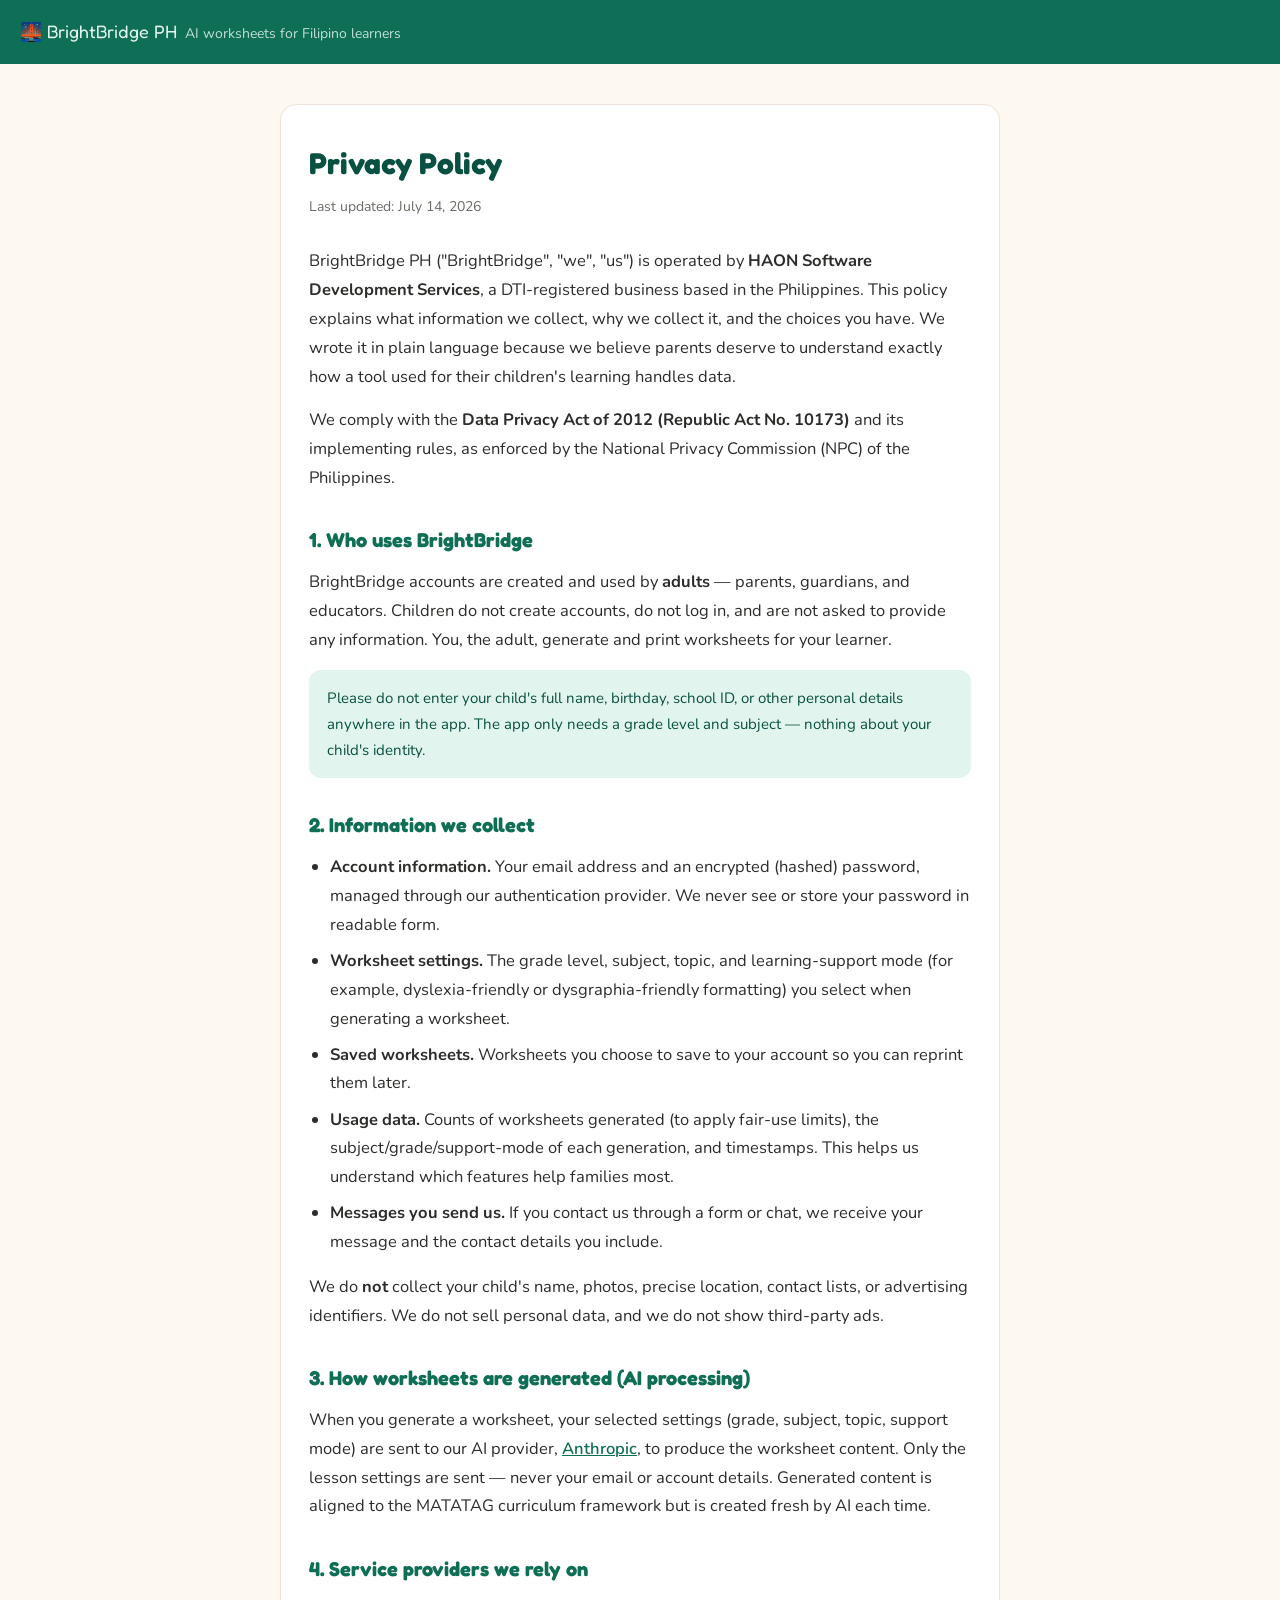
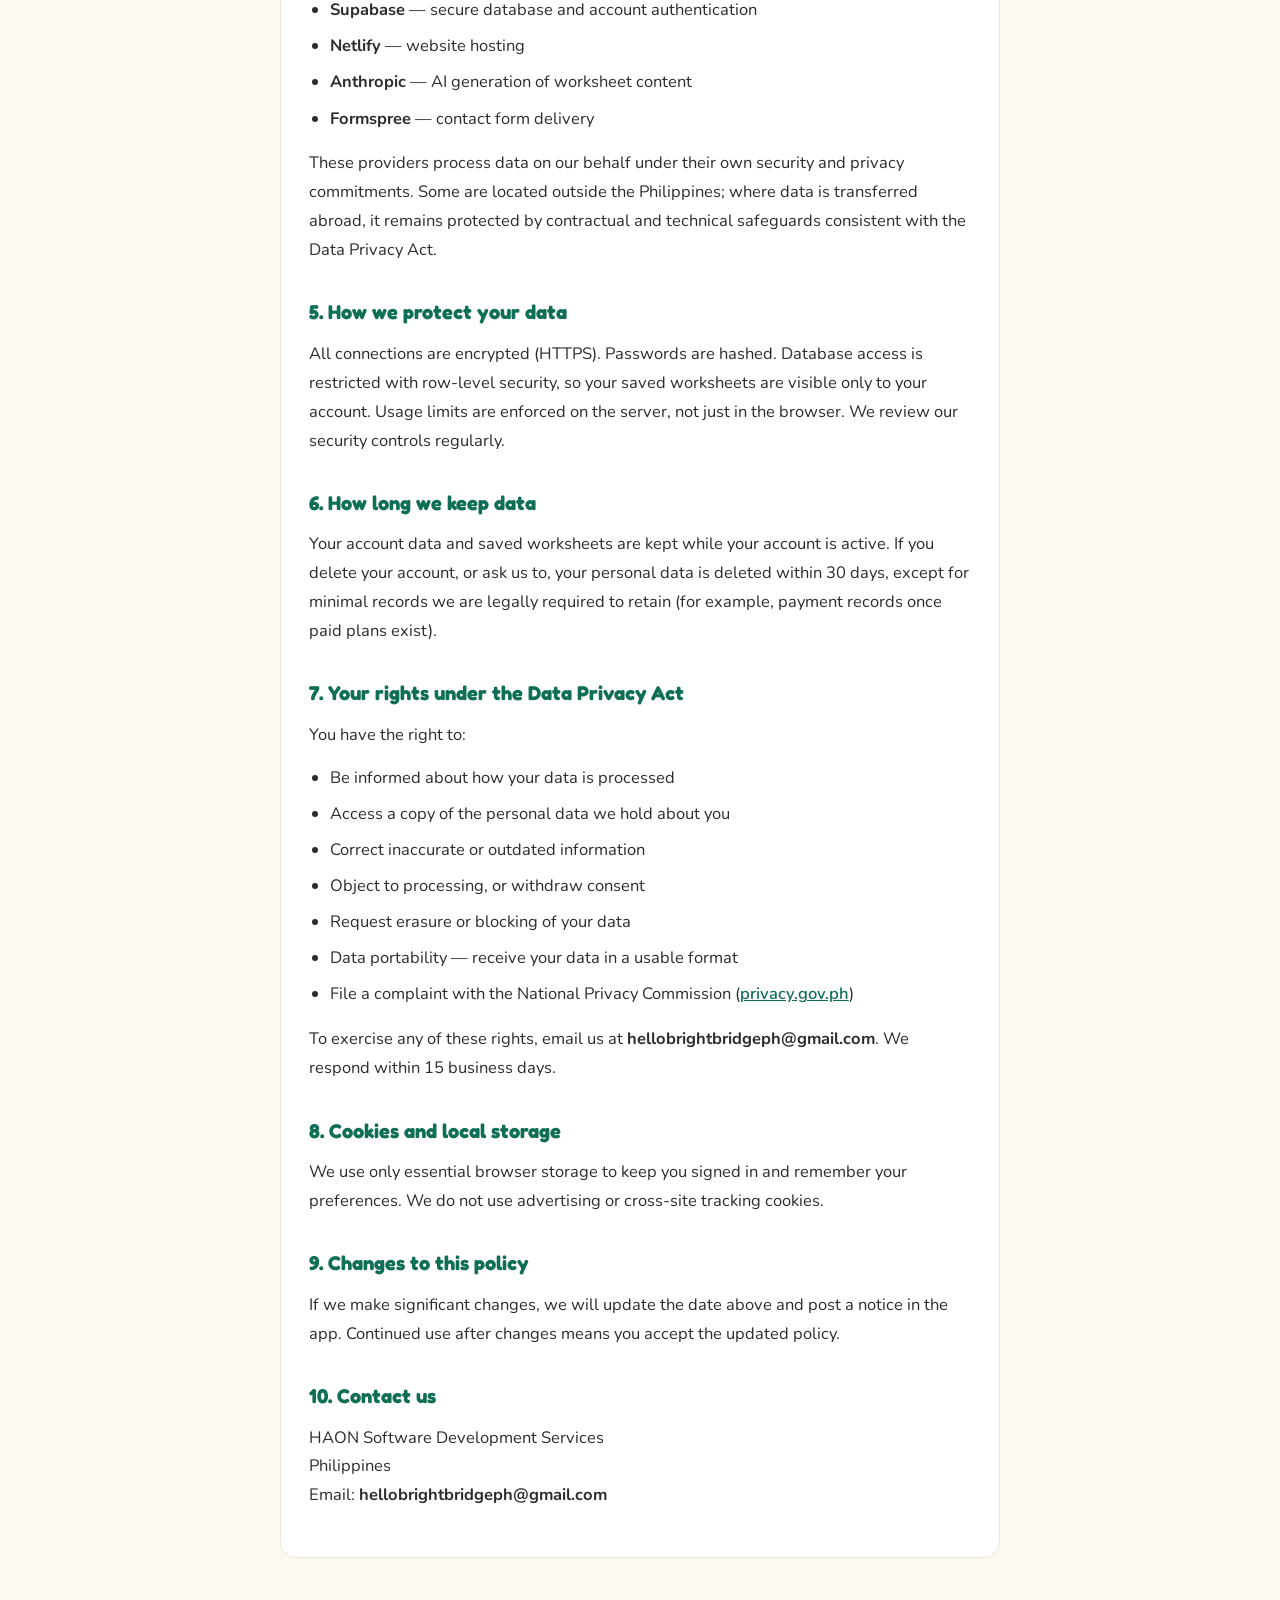
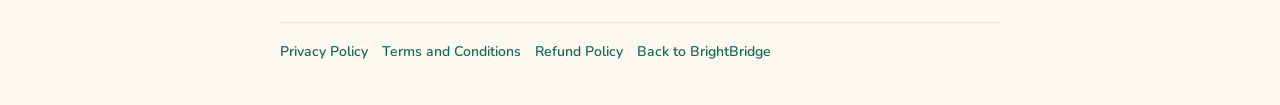
<file: privacy.html>
<!DOCTYPE html>
<html lang="en">
<head>
<meta charset="UTF-8">
<meta name="viewport" content="width=device-width, initial-scale=1.0">
<title>Privacy Policy — BrightBridge PH</title>
<link href="https://fonts.googleapis.com/css2?family=Fredoka:wght@500;600&family=Nunito:wght@400;600;700&display=swap" rel="stylesheet">
<style>
  :root{--teal:#0F6E56;--teal-dark:#085041;--cream:#FDF8F0;--card:#FFFFFF;--ink:#2C2C2A;--muted:#6B6A64;--line:#EDE6D8;}
  *{box-sizing:border-box;margin:0;padding:0;}
  body{font-family:'Nunito',sans-serif;background:var(--cream);color:var(--ink);line-height:1.75;font-size:16.5px;}
  header{background:var(--teal);padding:1rem 1.25rem;}
  header a{color:#E1F5EE;text-decoration:none;font-family:'Fredoka',sans-serif;font-size:18px;}
  header a span{opacity:.85;font-family:'Nunito',sans-serif;font-size:14px;margin-left:8px;}
  main{max-width:760px;margin:0 auto;padding:2.5rem 1.25rem 4rem;}
  .card{background:var(--card);border:1px solid var(--line);border-radius:16px;padding:2rem 1.75rem;}
  h1{font-family:'Fredoka',sans-serif;color:var(--teal-dark);font-size:30px;margin-bottom:.35rem;}
  .updated{color:var(--muted);font-size:14px;margin-bottom:1.75rem;}
  h2{font-family:'Fredoka',sans-serif;color:var(--teal);font-size:20px;margin:1.9rem 0 .6rem;}
  p{margin-bottom:.9rem;}
  ul{margin:0 0 1rem 1.3rem;}
  li{margin-bottom:.45rem;}
  .note{background:#E1F5EE;border-radius:12px;padding:.9rem 1.1rem;color:var(--teal-dark);font-size:15px;margin:1rem 0;}
  footer{max-width:760px;margin:0 auto;padding:0 1.25rem 2.5rem;color:var(--muted);font-size:14px;}
  footer a{color:var(--teal);text-decoration:none;font-weight:600;}
  footer a:hover{text-decoration:underline;}
  .footlinks{display:flex;gap:14px;flex-wrap:wrap;border-top:1px solid var(--line);padding-top:1.1rem;}
  strong{font-weight:700;}
  a.inline{color:var(--teal);font-weight:600;}
</style>
</head>
<body>
<header><a href="index.html">🌉 BrightBridge PH<span>AI worksheets for Filipino learners</span></a></header>
<main>
<div class="card">
  <h1>Privacy Policy</h1>
  <p class="updated">Last updated: July 14, 2026</p>

  <p>BrightBridge PH ("BrightBridge", "we", "us") is operated by <strong>HAON Software Development Services</strong>, a DTI-registered business based in the Philippines. This policy explains what information we collect, why we collect it, and the choices you have. We wrote it in plain language because we believe parents deserve to understand exactly how a tool used for their children's learning handles data.</p>
  <p>We comply with the <strong>Data Privacy Act of 2012 (Republic Act No. 10173)</strong> and its implementing rules, as enforced by the National Privacy Commission (NPC) of the Philippines.</p>

  <h2>1. Who uses BrightBridge</h2>
  <p>BrightBridge accounts are created and used by <strong>adults</strong> — parents, guardians, and educators. Children do not create accounts, do not log in, and are not asked to provide any information. You, the adult, generate and print worksheets for your learner.</p>
  <div class="note">Please do not enter your child's full name, birthday, school ID, or other personal details anywhere in the app. The app only needs a grade level and subject — nothing about your child's identity.</div>

  <h2>2. Information we collect</h2>
  <ul>
    <li><strong>Account information.</strong> Your email address and an encrypted (hashed) password, managed through our authentication provider. We never see or store your password in readable form.</li>
    <li><strong>Worksheet settings.</strong> The grade level, subject, topic, and learning-support mode (for example, dyslexia-friendly or dysgraphia-friendly formatting) you select when generating a worksheet.</li>
    <li><strong>Saved worksheets.</strong> Worksheets you choose to save to your account so you can reprint them later.</li>
    <li><strong>Usage data.</strong> Counts of worksheets generated (to apply fair-use limits), the subject/grade/support-mode of each generation, and timestamps. This helps us understand which features help families most.</li>
    <li><strong>Messages you send us.</strong> If you contact us through a form or chat, we receive your message and the contact details you include.</li>
  </ul>
  <p>We do <strong>not</strong> collect your child's name, photos, precise location, contact lists, or advertising identifiers. We do not sell personal data, and we do not show third-party ads.</p>

  <h2>3. How worksheets are generated (AI processing)</h2>
  <p>When you generate a worksheet, your selected settings (grade, subject, topic, support mode) are sent to our AI provider, <a class="inline" href="https://www.anthropic.com" target="_blank" rel="noopener">Anthropic</a>, to produce the worksheet content. Only the lesson settings are sent — never your email or account details. Generated content is aligned to the MATATAG curriculum framework but is created fresh by AI each time.</p>

  <h2>4. Service providers we rely on</h2>
  <ul>
    <li><strong>Supabase</strong> — secure database and account authentication</li>
    <li><strong>Netlify</strong> — website hosting</li>
    <li><strong>Anthropic</strong> — AI generation of worksheet content</li>
    <li><strong>Formspree</strong> — contact form delivery</li>
  </ul>
  <p>These providers process data on our behalf under their own security and privacy commitments. Some are located outside the Philippines; where data is transferred abroad, it remains protected by contractual and technical safeguards consistent with the Data Privacy Act.</p>

  <h2>5. How we protect your data</h2>
  <p>All connections are encrypted (HTTPS). Passwords are hashed. Database access is restricted with row-level security, so your saved worksheets are visible only to your account. Usage limits are enforced on the server, not just in the browser. We review our security controls regularly.</p>

  <h2>6. How long we keep data</h2>
  <p>Your account data and saved worksheets are kept while your account is active. If you delete your account, or ask us to, your personal data is deleted within 30 days, except for minimal records we are legally required to retain (for example, payment records once paid plans exist).</p>

  <h2>7. Your rights under the Data Privacy Act</h2>
  <p>You have the right to:</p>
  <ul>
    <li>Be informed about how your data is processed</li>
    <li>Access a copy of the personal data we hold about you</li>
    <li>Correct inaccurate or outdated information</li>
    <li>Object to processing, or withdraw consent</li>
    <li>Request erasure or blocking of your data</li>
    <li>Data portability — receive your data in a usable format</li>
    <li>File a complaint with the National Privacy Commission (<a class="inline" href="https://privacy.gov.ph" target="_blank" rel="noopener">privacy.gov.ph</a>)</li>
  </ul>
  <p>To exercise any of these rights, email us at <strong>hellobrightbridgeph@gmail.com</strong>. We respond within 15 business days.</p>

  <h2>8. Cookies and local storage</h2>
  <p>We use only essential browser storage to keep you signed in and remember your preferences. We do not use advertising or cross-site tracking cookies.</p>

  <h2>9. Changes to this policy</h2>
  <p>If we make significant changes, we will update the date above and post a notice in the app. Continued use after changes means you accept the updated policy.</p>

  <h2>10. Contact us</h2>
  <p>HAON Software Development Services<br>Philippines<br>Email: <strong>hellobrightbridgeph@gmail.com</strong></p>
</div>
</main>
<footer>
  <div class="footlinks">
    <a href="privacy.html">Privacy Policy</a>
    <a href="terms.html">Terms and Conditions</a>
    <a href="refund.html">Refund Policy</a>
    <a href="index.html">Back to BrightBridge</a>
  </div>
</footer>
</body>
</html>
</file>
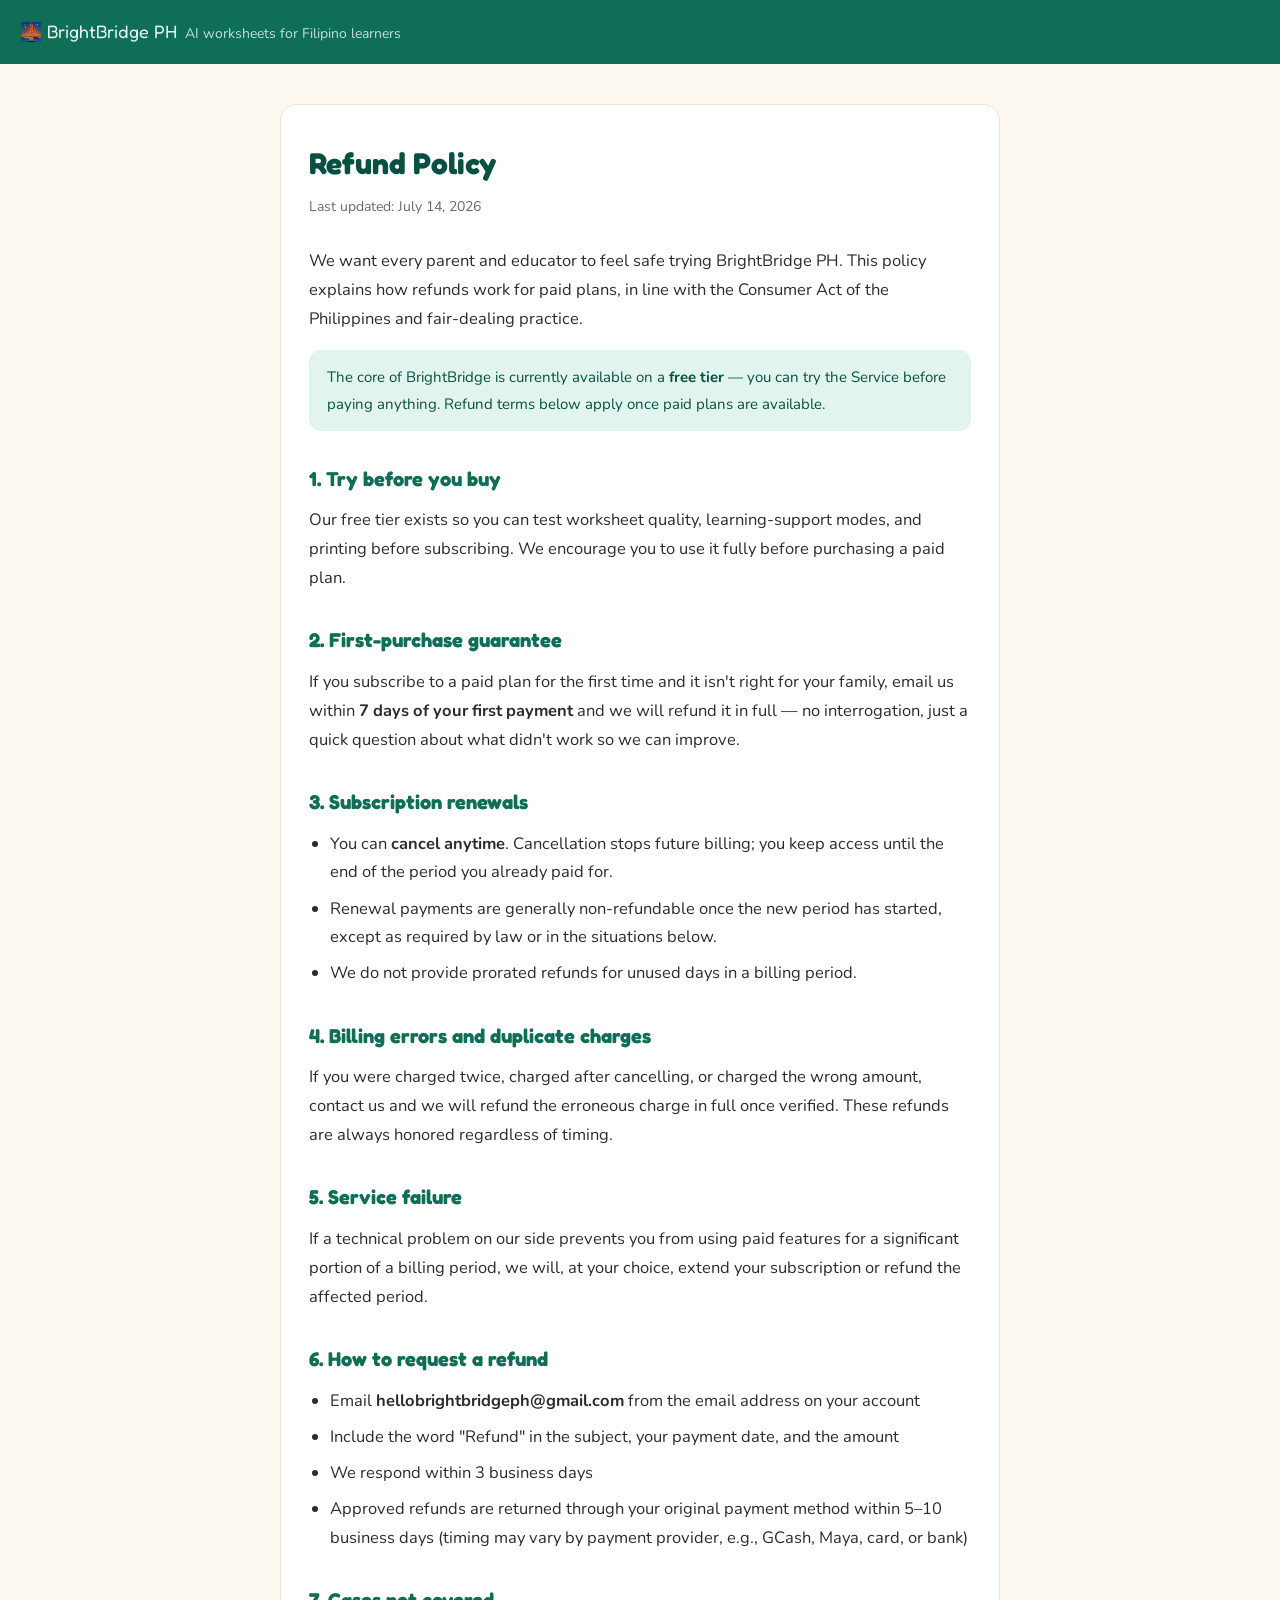
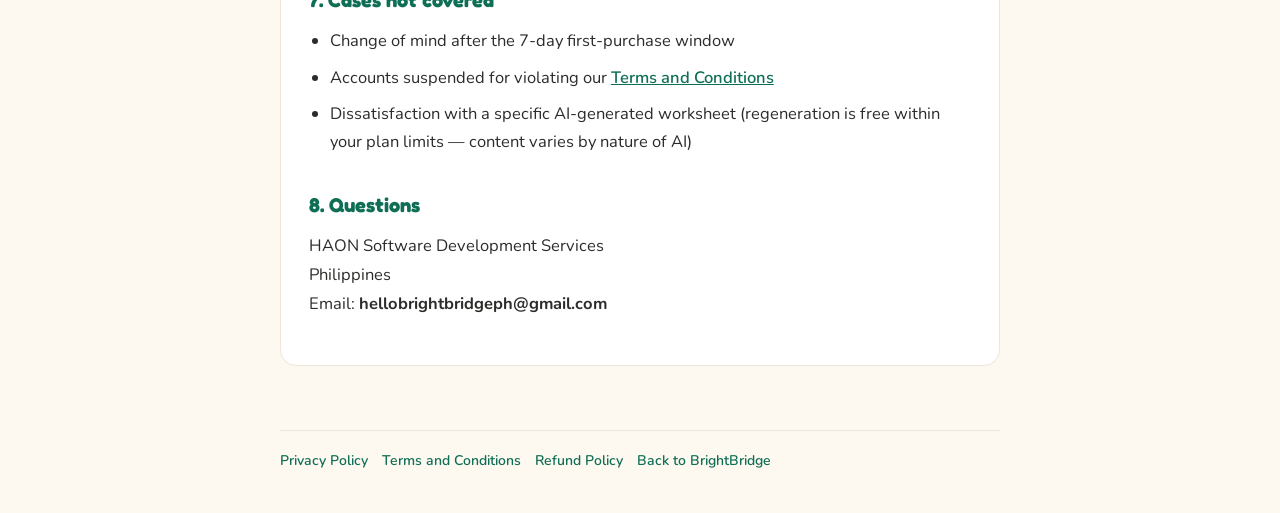
<file: refund.html>
<!DOCTYPE html>
<html lang="en">
<head>
<meta charset="UTF-8">
<meta name="viewport" content="width=device-width, initial-scale=1.0">
<title>Refund Policy — BrightBridge PH</title>
<link href="https://fonts.googleapis.com/css2?family=Fredoka:wght@500;600&family=Nunito:wght@400;600;700&display=swap" rel="stylesheet">
<style>
  :root{--teal:#0F6E56;--teal-dark:#085041;--cream:#FDF8F0;--card:#FFFFFF;--ink:#2C2C2A;--muted:#6B6A64;--line:#EDE6D8;}
  *{box-sizing:border-box;margin:0;padding:0;}
  body{font-family:'Nunito',sans-serif;background:var(--cream);color:var(--ink);line-height:1.75;font-size:16.5px;}
  header{background:var(--teal);padding:1rem 1.25rem;}
  header a{color:#E1F5EE;text-decoration:none;font-family:'Fredoka',sans-serif;font-size:18px;}
  header a span{opacity:.85;font-family:'Nunito',sans-serif;font-size:14px;margin-left:8px;}
  main{max-width:760px;margin:0 auto;padding:2.5rem 1.25rem 4rem;}
  .card{background:var(--card);border:1px solid var(--line);border-radius:16px;padding:2rem 1.75rem;}
  h1{font-family:'Fredoka',sans-serif;color:var(--teal-dark);font-size:30px;margin-bottom:.35rem;}
  .updated{color:var(--muted);font-size:14px;margin-bottom:1.75rem;}
  h2{font-family:'Fredoka',sans-serif;color:var(--teal);font-size:20px;margin:1.9rem 0 .6rem;}
  p{margin-bottom:.9rem;}
  ul{margin:0 0 1rem 1.3rem;}
  li{margin-bottom:.45rem;}
  .note{background:#E1F5EE;border-radius:12px;padding:.9rem 1.1rem;color:var(--teal-dark);font-size:15px;margin:1rem 0;}
  footer{max-width:760px;margin:0 auto;padding:0 1.25rem 2.5rem;color:var(--muted);font-size:14px;}
  footer a{color:var(--teal);text-decoration:none;font-weight:600;}
  footer a:hover{text-decoration:underline;}
  .footlinks{display:flex;gap:14px;flex-wrap:wrap;border-top:1px solid var(--line);padding-top:1.1rem;}
  strong{font-weight:700;}
</style>
</head>
<body>
<header><a href="index.html">🌉 BrightBridge PH<span>AI worksheets for Filipino learners</span></a></header>
<main>
<div class="card">
  <h1>Refund Policy</h1>
  <p class="updated">Last updated: July 14, 2026</p>

  <p>We want every parent and educator to feel safe trying BrightBridge PH. This policy explains how refunds work for paid plans, in line with the Consumer Act of the Philippines and fair-dealing practice.</p>

  <div class="note">The core of BrightBridge is currently available on a <strong>free tier</strong> — you can try the Service before paying anything. Refund terms below apply once paid plans are available.</div>

  <h2>1. Try before you buy</h2>
  <p>Our free tier exists so you can test worksheet quality, learning-support modes, and printing before subscribing. We encourage you to use it fully before purchasing a paid plan.</p>

  <h2>2. First-purchase guarantee</h2>
  <p>If you subscribe to a paid plan for the first time and it isn't right for your family, email us within <strong>7 days of your first payment</strong> and we will refund it in full — no interrogation, just a quick question about what didn't work so we can improve.</p>

  <h2>3. Subscription renewals</h2>
  <ul>
    <li>You can <strong>cancel anytime</strong>. Cancellation stops future billing; you keep access until the end of the period you already paid for.</li>
    <li>Renewal payments are generally non-refundable once the new period has started, except as required by law or in the situations below.</li>
    <li>We do not provide prorated refunds for unused days in a billing period.</li>
  </ul>

  <h2>4. Billing errors and duplicate charges</h2>
  <p>If you were charged twice, charged after cancelling, or charged the wrong amount, contact us and we will refund the erroneous charge in full once verified. These refunds are always honored regardless of timing.</p>

  <h2>5. Service failure</h2>
  <p>If a technical problem on our side prevents you from using paid features for a significant portion of a billing period, we will, at your choice, extend your subscription or refund the affected period.</p>

  <h2>6. How to request a refund</h2>
  <ul>
    <li>Email <strong>hellobrightbridgeph@gmail.com</strong> from the email address on your account</li>
    <li>Include the word "Refund" in the subject, your payment date, and the amount</li>
    <li>We respond within 3 business days</li>
    <li>Approved refunds are returned through your original payment method within 5–10 business days (timing may vary by payment provider, e.g., GCash, Maya, card, or bank)</li>
  </ul>

  <h2>7. Cases not covered</h2>
  <ul>
    <li>Change of mind after the 7-day first-purchase window</li>
    <li>Accounts suspended for violating our <a href="terms.html" style="color:var(--teal);font-weight:600;">Terms and Conditions</a></li>
    <li>Dissatisfaction with a specific AI-generated worksheet (regeneration is free within your plan limits — content varies by nature of AI)</li>
  </ul>

  <h2>8. Questions</h2>
  <p>HAON Software Development Services<br>Philippines<br>Email: <strong>hellobrightbridgeph@gmail.com</strong></p>
</div>
</main>
<footer>
  <div class="footlinks">
    <a href="privacy.html">Privacy Policy</a>
    <a href="terms.html">Terms and Conditions</a>
    <a href="refund.html">Refund Policy</a>
    <a href="index.html">Back to BrightBridge</a>
  </div>
</footer>
</body>
</html>
</file>
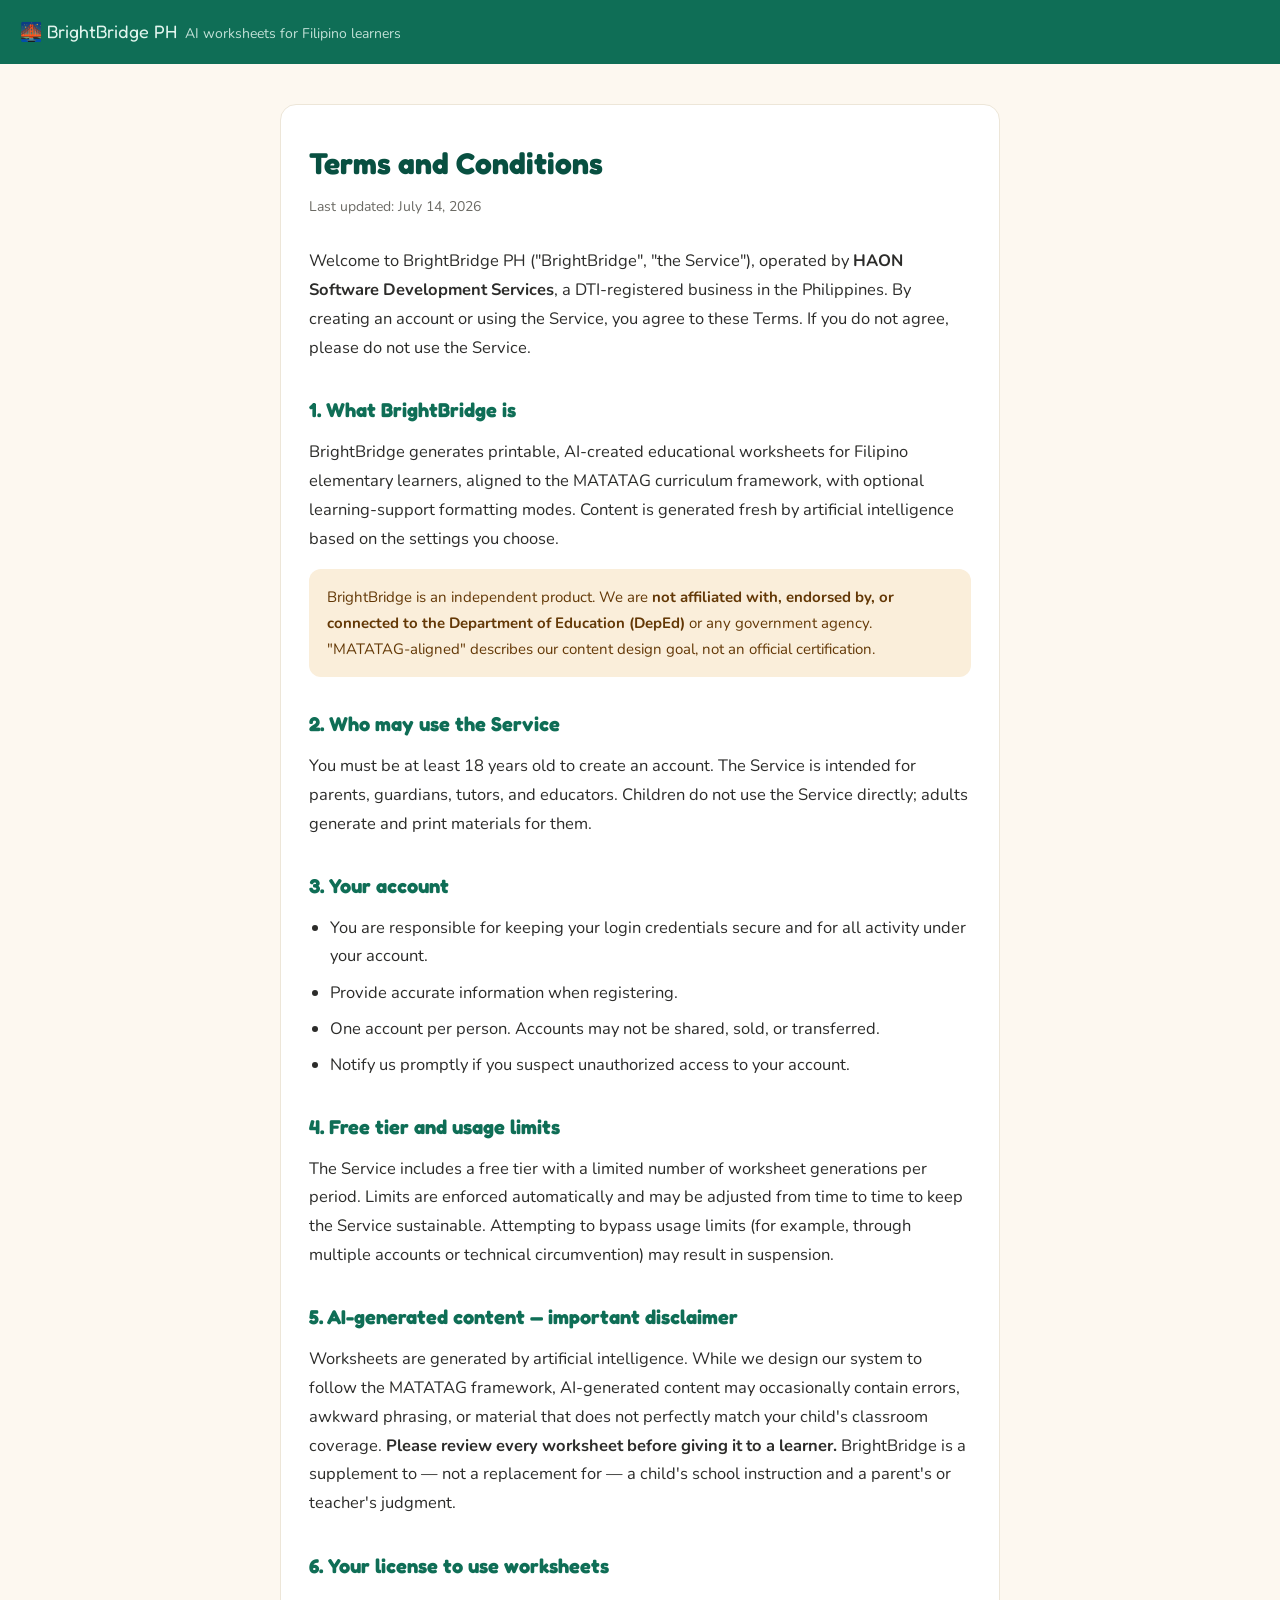
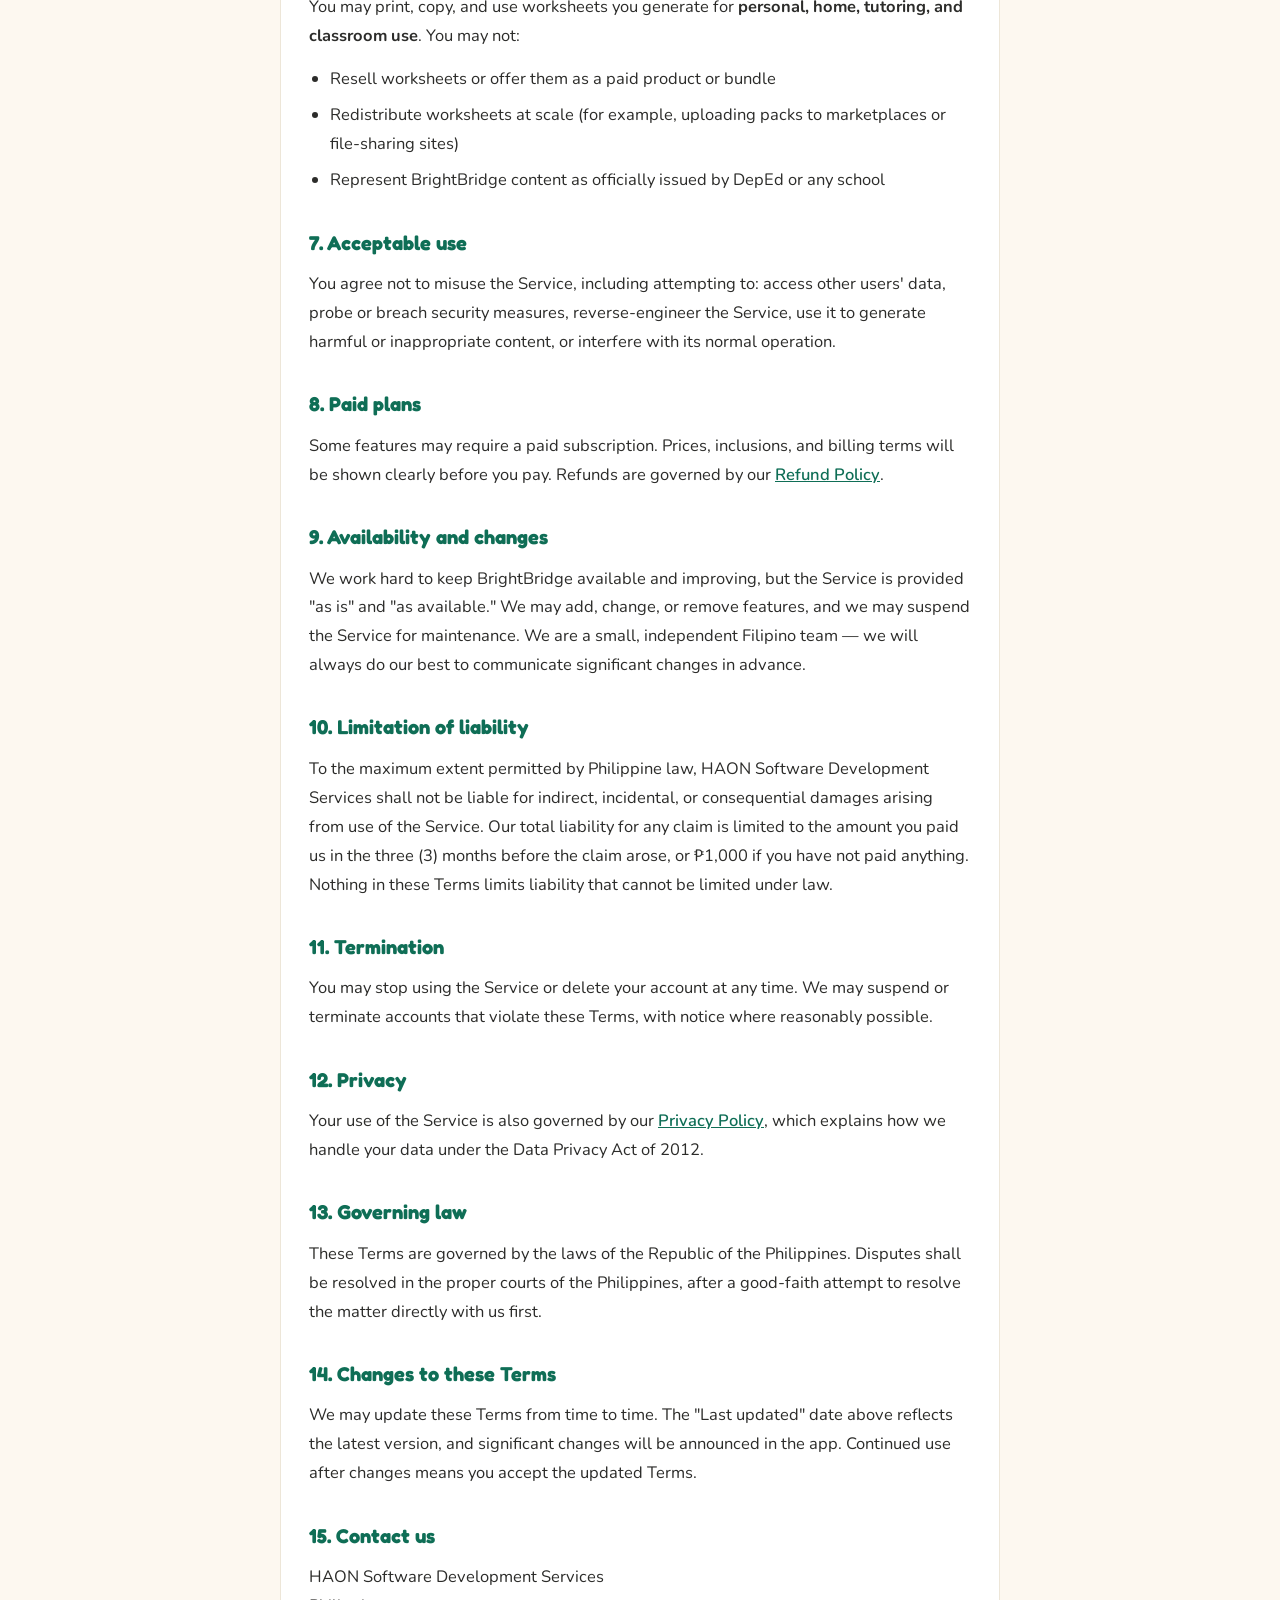
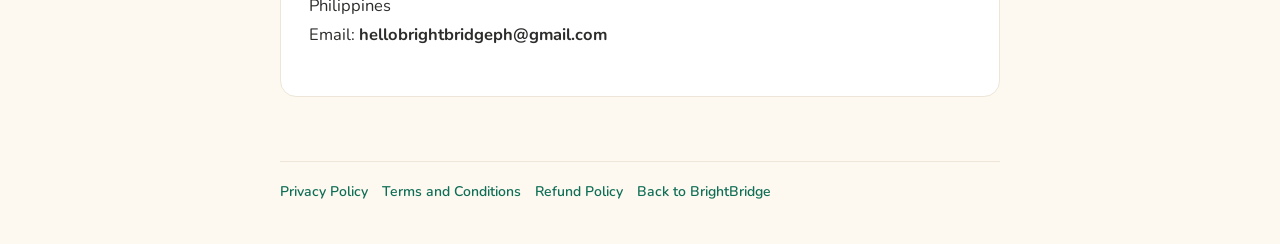
<file: terms.html>
<!DOCTYPE html>
<html lang="en">
<head>
<meta charset="UTF-8">
<meta name="viewport" content="width=device-width, initial-scale=1.0">
<title>Terms and Conditions — BrightBridge PH</title>
<link href="https://fonts.googleapis.com/css2?family=Fredoka:wght@500;600&family=Nunito:wght@400;600;700&display=swap" rel="stylesheet">
<style>
  :root{--teal:#0F6E56;--teal-dark:#085041;--cream:#FDF8F0;--card:#FFFFFF;--ink:#2C2C2A;--muted:#6B6A64;--line:#EDE6D8;}
  *{box-sizing:border-box;margin:0;padding:0;}
  body{font-family:'Nunito',sans-serif;background:var(--cream);color:var(--ink);line-height:1.75;font-size:16.5px;}
  header{background:var(--teal);padding:1rem 1.25rem;}
  header a{color:#E1F5EE;text-decoration:none;font-family:'Fredoka',sans-serif;font-size:18px;}
  header a span{opacity:.85;font-family:'Nunito',sans-serif;font-size:14px;margin-left:8px;}
  main{max-width:760px;margin:0 auto;padding:2.5rem 1.25rem 4rem;}
  .card{background:var(--card);border:1px solid var(--line);border-radius:16px;padding:2rem 1.75rem;}
  h1{font-family:'Fredoka',sans-serif;color:var(--teal-dark);font-size:30px;margin-bottom:.35rem;}
  .updated{color:var(--muted);font-size:14px;margin-bottom:1.75rem;}
  h2{font-family:'Fredoka',sans-serif;color:var(--teal);font-size:20px;margin:1.9rem 0 .6rem;}
  p{margin-bottom:.9rem;}
  ul{margin:0 0 1rem 1.3rem;}
  li{margin-bottom:.45rem;}
  .note{background:#FAEEDA;border-radius:12px;padding:.9rem 1.1rem;color:#633806;font-size:15px;margin:1rem 0;}
  footer{max-width:760px;margin:0 auto;padding:0 1.25rem 2.5rem;color:var(--muted);font-size:14px;}
  footer a{color:var(--teal);text-decoration:none;font-weight:600;}
  footer a:hover{text-decoration:underline;}
  .footlinks{display:flex;gap:14px;flex-wrap:wrap;border-top:1px solid var(--line);padding-top:1.1rem;}
  strong{font-weight:700;}
</style>
</head>
<body>
<header><a href="index.html">🌉 BrightBridge PH<span>AI worksheets for Filipino learners</span></a></header>
<main>
<div class="card">
  <h1>Terms and Conditions</h1>
  <p class="updated">Last updated: July 14, 2026</p>

  <p>Welcome to BrightBridge PH ("BrightBridge", "the Service"), operated by <strong>HAON Software Development Services</strong>, a DTI-registered business in the Philippines. By creating an account or using the Service, you agree to these Terms. If you do not agree, please do not use the Service.</p>

  <h2>1. What BrightBridge is</h2>
  <p>BrightBridge generates printable, AI-created educational worksheets for Filipino elementary learners, aligned to the MATATAG curriculum framework, with optional learning-support formatting modes. Content is generated fresh by artificial intelligence based on the settings you choose.</p>
  <div class="note">BrightBridge is an independent product. We are <strong>not affiliated with, endorsed by, or connected to the Department of Education (DepEd)</strong> or any government agency. "MATATAG-aligned" describes our content design goal, not an official certification.</div>

  <h2>2. Who may use the Service</h2>
  <p>You must be at least 18 years old to create an account. The Service is intended for parents, guardians, tutors, and educators. Children do not use the Service directly; adults generate and print materials for them.</p>

  <h2>3. Your account</h2>
  <ul>
    <li>You are responsible for keeping your login credentials secure and for all activity under your account.</li>
    <li>Provide accurate information when registering.</li>
    <li>One account per person. Accounts may not be shared, sold, or transferred.</li>
    <li>Notify us promptly if you suspect unauthorized access to your account.</li>
  </ul>

  <h2>4. Free tier and usage limits</h2>
  <p>The Service includes a free tier with a limited number of worksheet generations per period. Limits are enforced automatically and may be adjusted from time to time to keep the Service sustainable. Attempting to bypass usage limits (for example, through multiple accounts or technical circumvention) may result in suspension.</p>

  <h2>5. AI-generated content — important disclaimer</h2>
  <p>Worksheets are generated by artificial intelligence. While we design our system to follow the MATATAG framework, AI-generated content may occasionally contain errors, awkward phrasing, or material that does not perfectly match your child's classroom coverage. <strong>Please review every worksheet before giving it to a learner.</strong> BrightBridge is a supplement to — not a replacement for — a child's school instruction and a parent's or teacher's judgment.</p>

  <h2>6. Your license to use worksheets</h2>
  <p>You may print, copy, and use worksheets you generate for <strong>personal, home, tutoring, and classroom use</strong>. You may not:</p>
  <ul>
    <li>Resell worksheets or offer them as a paid product or bundle</li>
    <li>Redistribute worksheets at scale (for example, uploading packs to marketplaces or file-sharing sites)</li>
    <li>Represent BrightBridge content as officially issued by DepEd or any school</li>
  </ul>

  <h2>7. Acceptable use</h2>
  <p>You agree not to misuse the Service, including attempting to: access other users' data, probe or breach security measures, reverse-engineer the Service, use it to generate harmful or inappropriate content, or interfere with its normal operation.</p>

  <h2>8. Paid plans</h2>
  <p>Some features may require a paid subscription. Prices, inclusions, and billing terms will be shown clearly before you pay. Refunds are governed by our <a href="refund.html" style="color:var(--teal);font-weight:600;">Refund Policy</a>.</p>

  <h2>9. Availability and changes</h2>
  <p>We work hard to keep BrightBridge available and improving, but the Service is provided "as is" and "as available." We may add, change, or remove features, and we may suspend the Service for maintenance. We are a small, independent Filipino team — we will always do our best to communicate significant changes in advance.</p>

  <h2>10. Limitation of liability</h2>
  <p>To the maximum extent permitted by Philippine law, HAON Software Development Services shall not be liable for indirect, incidental, or consequential damages arising from use of the Service. Our total liability for any claim is limited to the amount you paid us in the three (3) months before the claim arose, or ₱1,000 if you have not paid anything. Nothing in these Terms limits liability that cannot be limited under law.</p>

  <h2>11. Termination</h2>
  <p>You may stop using the Service or delete your account at any time. We may suspend or terminate accounts that violate these Terms, with notice where reasonably possible.</p>

  <h2>12. Privacy</h2>
  <p>Your use of the Service is also governed by our <a href="privacy.html" style="color:var(--teal);font-weight:600;">Privacy Policy</a>, which explains how we handle your data under the Data Privacy Act of 2012.</p>

  <h2>13. Governing law</h2>
  <p>These Terms are governed by the laws of the Republic of the Philippines. Disputes shall be resolved in the proper courts of the Philippines, after a good-faith attempt to resolve the matter directly with us first.</p>

  <h2>14. Changes to these Terms</h2>
  <p>We may update these Terms from time to time. The "Last updated" date above reflects the latest version, and significant changes will be announced in the app. Continued use after changes means you accept the updated Terms.</p>

  <h2>15. Contact us</h2>
  <p>HAON Software Development Services<br>Philippines<br>Email: <strong>hellobrightbridgeph@gmail.com</strong></p>
</div>
</main>
<footer>
  <div class="footlinks">
    <a href="privacy.html">Privacy Policy</a>
    <a href="terms.html">Terms and Conditions</a>
    <a href="refund.html">Refund Policy</a>
    <a href="index.html">Back to BrightBridge</a>
  </div>
</footer>
</body>
</html>
</file>
